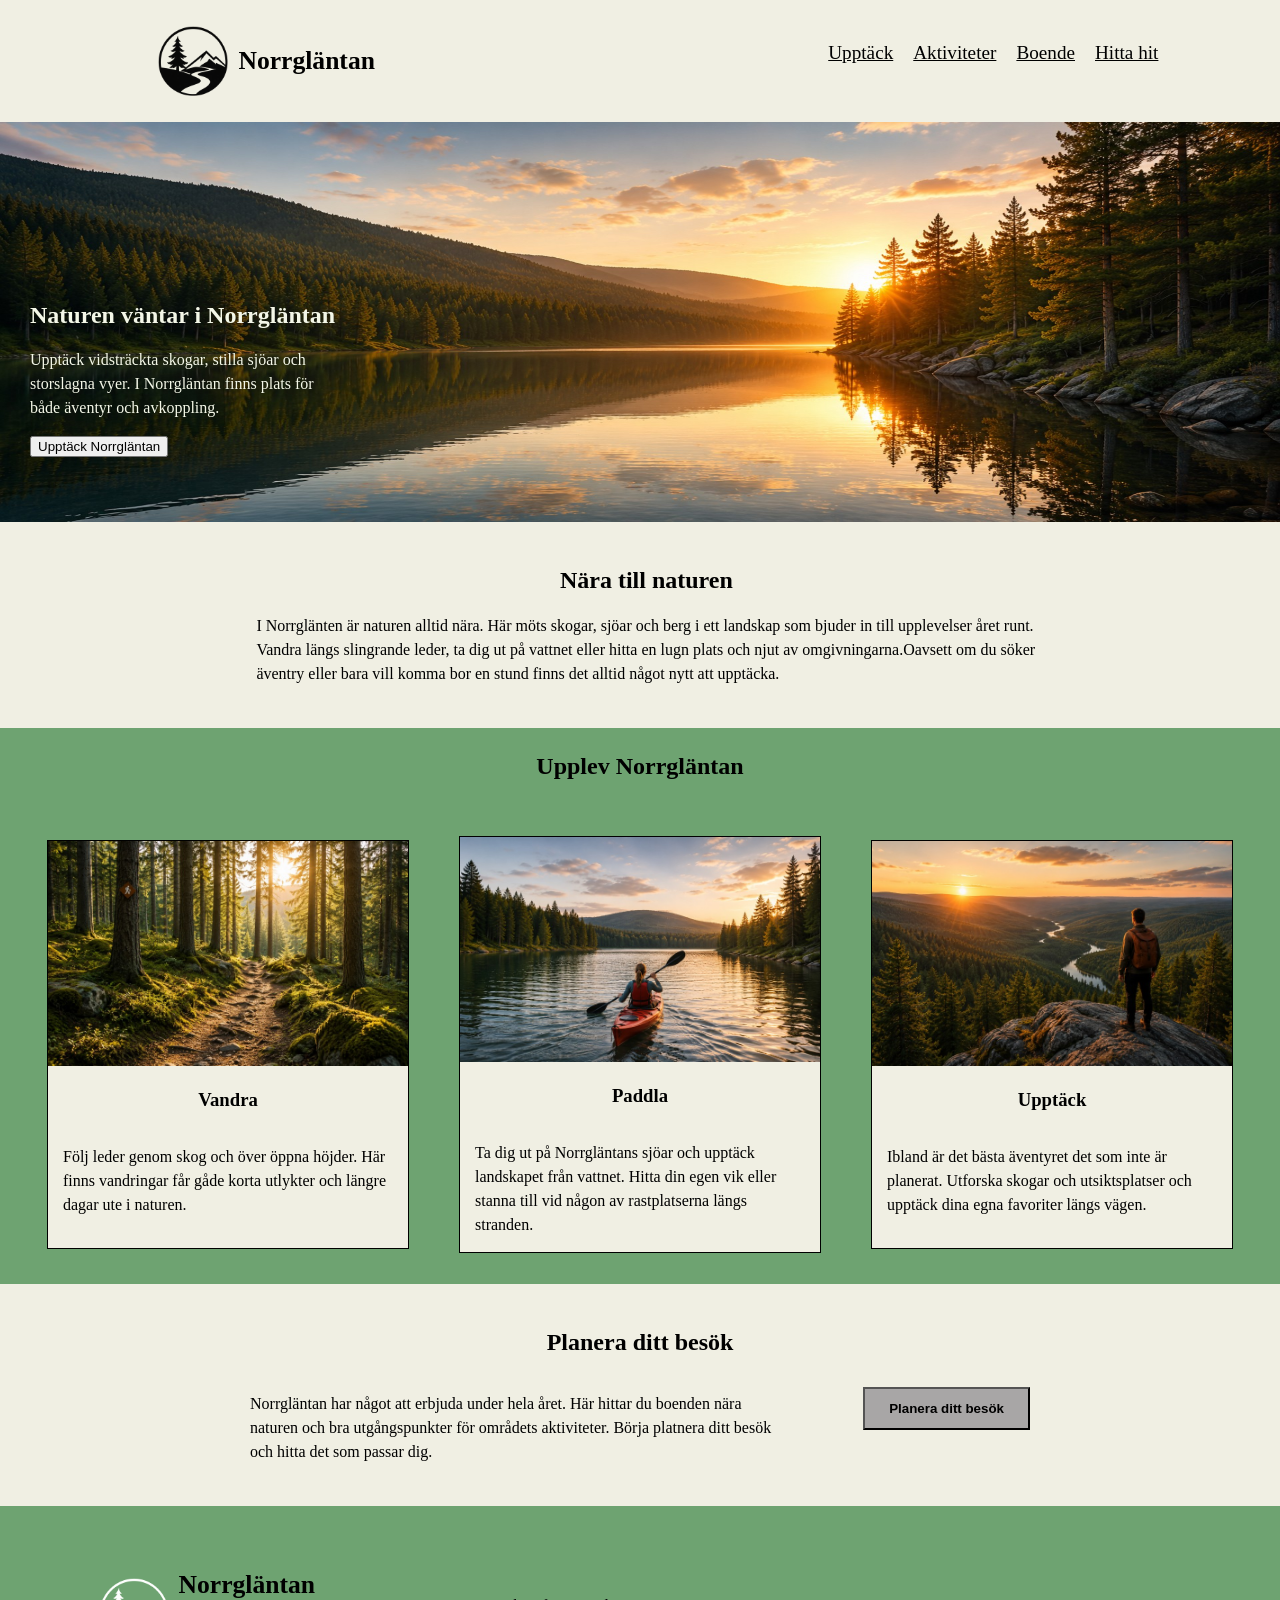
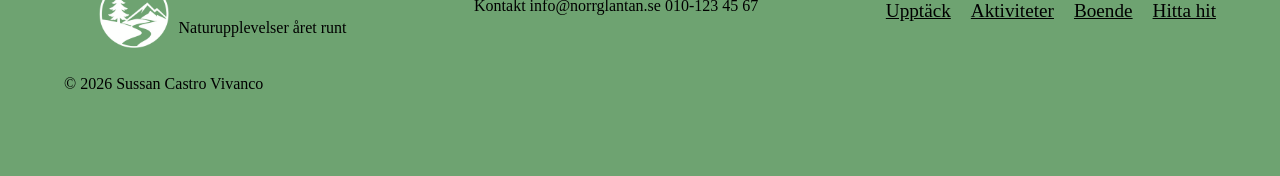
<file: index.html>
<!DOCTYPE html>
<html lang="sv">
    <head>
        <meta charset="UTF-8">
        <meta name="viewport" content="width=device-width, initial-scale=1.0">
        <title>Norrgläntan</title>
        <link rel="stylesheet" href="css/style.css">
    </head>
    <body>
        <header>
            <div class ="header-wrapper"> 
                <div class="logo">
                    <img src="images/logotyp_svart.png" alt="logotyp Norrgläntan">
                    <span>Norrgläntan</span>       
                </div>
                <nav>
                    <ul>
                        <li><a href="url">Upptäck</a></li>
                        <li><a href="url">Aktiviteter</a></li>
                        <li><a href="url">Boende</a></li>
                        <li><a href="url">Hitta hit</a></li>
                    </ul>
                </nav>
            </div>    
        </header>
        <main>
            <section>
                <div class ="hero">
                    <img src="images/hero.jpg" alt="Naturbild från älv vid soluppgång">
                    <div class ="hrubrik">
                        <h1>Naturen väntar i Norrgläntan</h1>  
                        <div class ="htext">
                            <p>Upptäck vidsträckta skogar, stilla sjöar och storslagna vyer. I Norrgläntan finns plats för både äventyr och avkoppling.</p>
                            <div class ="upptäck-button">
                                <button type="button">Upptäck Norrgläntan</button>
                            </div>
                        </div>                       
                    </div>

                </div>    
            </section>
            <section>
                <div class="naturtext-wrapper">
                    <div class ="naturtext">
                        <h2>Nära till naturen</h2>
                        <p>I Norrglänten är naturen alltid nära. Här möts skogar, sjöar och berg i ett landskap som bjuder in till upplevelser året runt. Vandra längs slingrande leder, ta dig ut på vattnet eller 
                        hitta en lugn plats och njut av omgivningarna.Oavsett om du söker äventry eller bara vill komma bor en stund finns det alltid något nytt 
                        att upptäcka.</p>
                    </div>
                </div>    
            </section>  
            <section>
                <div class="browser-wrapper">
                    <h2>Upplev Norrgläntan</h2>
                    <div class="all-browser">
                        <article class="browser">
                            <a href="url">                                    
                                <img src="images/vandra.jpg" alt="Skogsbild med vandringsled" width="600" height="400">
                                <div class="vandra">
                                    <h3>Vandra</h3>
                                    <p>Följ leder genom skog och över 
                                    öppna höjder. Här finns vandringar
                                    får gåde korta utlykter och längre
                                    dagar ute i naturen.                    
                                    </p>
                                </div>
                            </a>
                        </article>
                        <article class="browser">
                            <a href="url">
                                <img src="images/paddla.jpg" alt="Bild på älv med en person som paddlar"width="600" height="400">
                                <div class="paddla">
                                    <h3>Paddla</h3>
                                    <p>Ta dig ut på Norrgläntans sjöar och
                                    upptäck landskapet från vattnet.
                                    Hitta din egen vik eller stanna till 
                                    vid någon av rastplatserna längs
                                    stranden.
                                    </p>
                                </div>
                            </a>    
                        </article> 
                        <article class="browser">
                            <a href="url">
                                <img src="images/upptack.jpg" alt="en person som står på bergstopp" width="600" height="400">
                                <div class="upptack">
                                    <h3>Upptäck</h3>
                                    <p>Ibland är det bästa äventyret det
                                    som inte är planerat. Utforska
                                    skogar och utsiktsplatser och
                                    upptäck dina egna favoriter längs
                                    vägen.
                                    </p>
                                </div>
                            </a>
                        </article>
                    </div>
                </div>
            </section>
            <section>
                <div class="planera">
                        <h2>Planera ditt besök</h2>
                    <div class ="planera-wrapper">
                        <p>Norrgläntan har något att erbjuda under hela året. Här hittar du boenden
                        nära naturen och bra utgångspunkter för områdets aktiviteter. Börja 
                        platnera ditt besök och hitta det som passar dig.</p>
                        <div class ="planera-button">
                            <button type="button">Planera ditt besök</button>
                        </div>
                    </div>
                </div>
            </section>
        </main>
        <footer>
            <div class="footer-wrapper">
                <div class="footer-logo">
                    <img src="images/logotyp_vit.png" alt="Logga norrgläntan">
                    <div class="footer-textlogo">
                        <span>Norrgläntan</span>   
                        <p>Naturupplevelser året runt</p>
                    </div>
                </div>
                <div class="footer-kontakt">   
                    Kontakt
                    info@norrglantan.se
                    010-123 45 67
                </div>
                <ul>
                    <li><a href="url">Upptäck</a></li>
                    <li><a href="url">Aktiviteter</a></li>
                    <li><a href="url">Boende</a></li>
                    <li><a href="url">Hitta hit</a></li>
                </ul>
            </div>
            <p>&copy; 2026 Sussan Castro Vivanco</p>
        </footer>
    </body>
</html>
</file>
<file: css/style.css>
body {
    margin: 0;
}

/* HEADER*/
header {
    background-color: rgb(240, 239, 227);
    padding: 2%;
}
.header-wrapper {
    display: block;
    padding-left: 3%;
}
 nav ul li {
    padding-bottom: 5%;
    margin-left: 0;
}

 nav ul{
    padding: 0;
}

@media (min-width: 768px){
.header-wrapper {
    display: flex;
    justify-content: space-between;
    max-width: 1000px;
    margin: 0 auto;
}
}

/* LOGGAN*/
.logo {
    display: flex;
    align-items: center;
    gap: 10px;
}

.logo img {
    max-width: 70px;
}

.logo span{
    color: black;
    font-weight: bold;
    font-size: 1.6em;
}

/*NAV*/
nav ul{
    display: block;
    list-style-type: none;
    gap: 20px;
}

nav ul li a{    
    color: black;
    text-decoration: underline;
    font-size: 1.2em;
 }

@media (min-width: 768px){
nav ul{
    display: flex;
    justify-content: flex-end;
    gap: 20px;
}
}


/* SECTION HERO*/
 .hero {
    position: relative;
    color:rgb(244, 247, 232);
    margin: 0;
 }

 .hero img {
    width: 100%;
    height: 400px;
    display: block;
   /* position: relative;
    width: 1375px;
    height: 400px;
    background-image: url("./images/hero.jpg");*/
 }

.hrubrik {
    position: absolute;
    top: 160px;
    left: 30px;
}

.htext {
    position: absolute;
    top: 50px;
    right: 20px;    
}

/*NATUR TEXT*/
.naturtext{
    text-align: left;
    background-color: rgb(240, 239, 227);
    padding: 2%;
    padding-left: 3%;
}

.naturtext h2{
    text-align: center;
}

@media (min-width: 780px) {
    .naturtext-wrapper{
        background-color: rgb(240, 239, 227);
    }
    .naturtext {
         max-width: 780px;
         margin: auto;
    }
    
    .naturtext h2 {
        text-align: center;
    }
    
    .naturtext p {
        text-align: left;
        
    }
}

/*UPPLEV NORRGLÄNTAN*/
.all-browser {
    display: flex;
    flex-wrap: wrap;
    justify-content: center;
    background-color: #6EA371;
    gap: 20px;
    padding: 2%;
}

.browser-wrapper h2 {
    text-align: center;
    background-color: #6EA371;
    padding: 2%;
    margin: 0;
}

.browser a{
    display: block; 
    text-decoration: none;
    color: black; 
}

.browser{
    margin: 5px;
    border: 1px solid black;
    background-color: rgb(240, 239, 227);
    width: 360px;
}
.browser:hover {
    border: 1px solid #777;
}
.browser img {
    width: 100%;
    height: auto;
}
.browser p {
    padding: 15px;
    text-align: left;
}
.browser h3{
    text-align: center;
}

.paddla p {
    margin: 7px;
}


@media (min-width: 780px) {
    .all-browser {
        display: flex; 
        align-items: center;
        text-decoration: none;     
        gap: 40px;
}
    .all-browser h2{
        text-align: center;   
         
}
    .browser {
        max-width: 780px;
    }

.paddla p {
    margin: 0;
}
.paddla h3 {
    margin-top: 9,09px;
    margin-bottom: 9,09px;
}
}


/*PLANERA DITT BESÖK*/
.planera {
    background-color: rgb(240, 239, 227);
    padding: 2%;
}

.planera h2 {
    text-align: center;
}

.planera-wrapper {
    display: flex;
    flex-direction: column;
    gap: 30px;
    max-width: 780px;
    margin: 0 auto;
    text-align: left;
}

.planera-wrapper, p {
    line-height: 1.5;
   
}

.planera-button {
    text-align: center; 
    padding-bottom: 5%;
}

.planera-button button{
    background-color: rgb(168, 166, 166);
    font-weight: bold;
    padding: 0.75rem 1.5rem; 
    white-space: nowrap; 
}

@media (min-width: 780px) {
    .planera-wrapper{
        flex-direction: row;
        align-items: center;
        gap: 80px;
    }

 
}
/*FOOTER*/

footer {
    background-color: #6EA371;
    padding: 5%;
}

.footer-wrapper {
    display: block;
    padding-left: 3%;
}

.footer-logo {
    display: flex;
    align-items: center;
    gap: 10px;
}

.footer-logo img {
    max-width: 70px;
}

.footer-logo span {
    color: black;
    font-weight: bold;
    font-size: 1.6em;
}

.footer-kontakt {
    margin-top: 2.5%;
    margin-bottom: 2.5%;
}

footer li {
    display: flex;
    align-items: center;
    justify-content: space-between;
    list-style-type: none;
    gap: 20px;
    
}

footer ul li {
    padding-bottom: 1%;
    margin-left: 0;
}

footer ul{
    display: block;
    list-style-type: none;
    gap: 20px;
    padding: 0;
}

footer ul li a{    
    color: black;
    text-decoration: underline;
    font-size: 1.2em;
}

@media (min-width: 768px){
    .footer-wrapper {
        display: flex;
        justify-content: space-between;
        max-width: auto;
        margin: 0 auto;
    }

    footer ul{
        display: flex;
        justify-content: flex-end;
        gap: none;
    }
}
/*.footer {
    background-color: #6EA371;
    padding: 2%;
}

.footer-wrapper {
    display: block;
    padding-left: 3%;
}
 
.footer li {
    display: flex;
    align-items: center;
    justify-content: space-between;
    list-style-type: none;
    gap: 20px;
    
}

.footer ul li {
    padding-bottom: 5%;
    margin-left: 0;
}

.footer ul{
    display: block;
    list-style-type: none;
    gap: 20px;
    padding: 0;
}

.footer ul li a{    
    color: black;
    text-decoration: underline;
    font-size: 1.2em;
 }

@media (min-width: 768px){
    .footer-wrapper {
        display: flex;
        justify-content: space-between;
        max-width: 1000px;
        margin: 0 auto;
    }

    .footer ul{
        display: flex;
        justify-content: flex-end;
        gap: 20px;
    }
}


/*
nav ul{
    display: block;
    list-style-type: none;
    gap: 20px;
}

nav ul li a{    
    color: black;
    text-decoration: underline;
    font-size: 1.2em;
 }

@media (min-width: 768px){
nav ul{
    display: flex;
    justify-content: flex-end;
    gap: 20px;
}
}

/*


/* LOGGAN
.logo {
    display: flex;
    align-items: center;
    gap: 10px;
}

.logo img {
    max-width: 70px;
}

.logo span{
    color: black;
    font-weight: bold;
    font-size: 1.6em;
}

/*NAV
nav ul{
    display: block;
    list-style-type: none;
    gap: 20px;
}

nav ul li a{    
    color: black;
    text-decoration: underline;
    font-size: 1.2em;
 }

@media (min-width: 768px){
nav ul{
    display: flex;
    justify-content: flex-end;
    gap: 20px;
}
}







HEADER
header {
    background-color: rgb(240, 237, 205);
    padding: 2%;
}
.header-wrapper {
    display: block;
    padding-left: 3%;
}
 nav ul li {
    padding-bottom: 5%;
    margin-left: 0;
}

 nav ul{
    padding: 0;
}

@media (min-width: 768px){
.header-wrapper {
    display: flex;
    justify-content: space-between;
    max-width: 1000px;
    margin: 0 auto;
}
}*/
</file>
